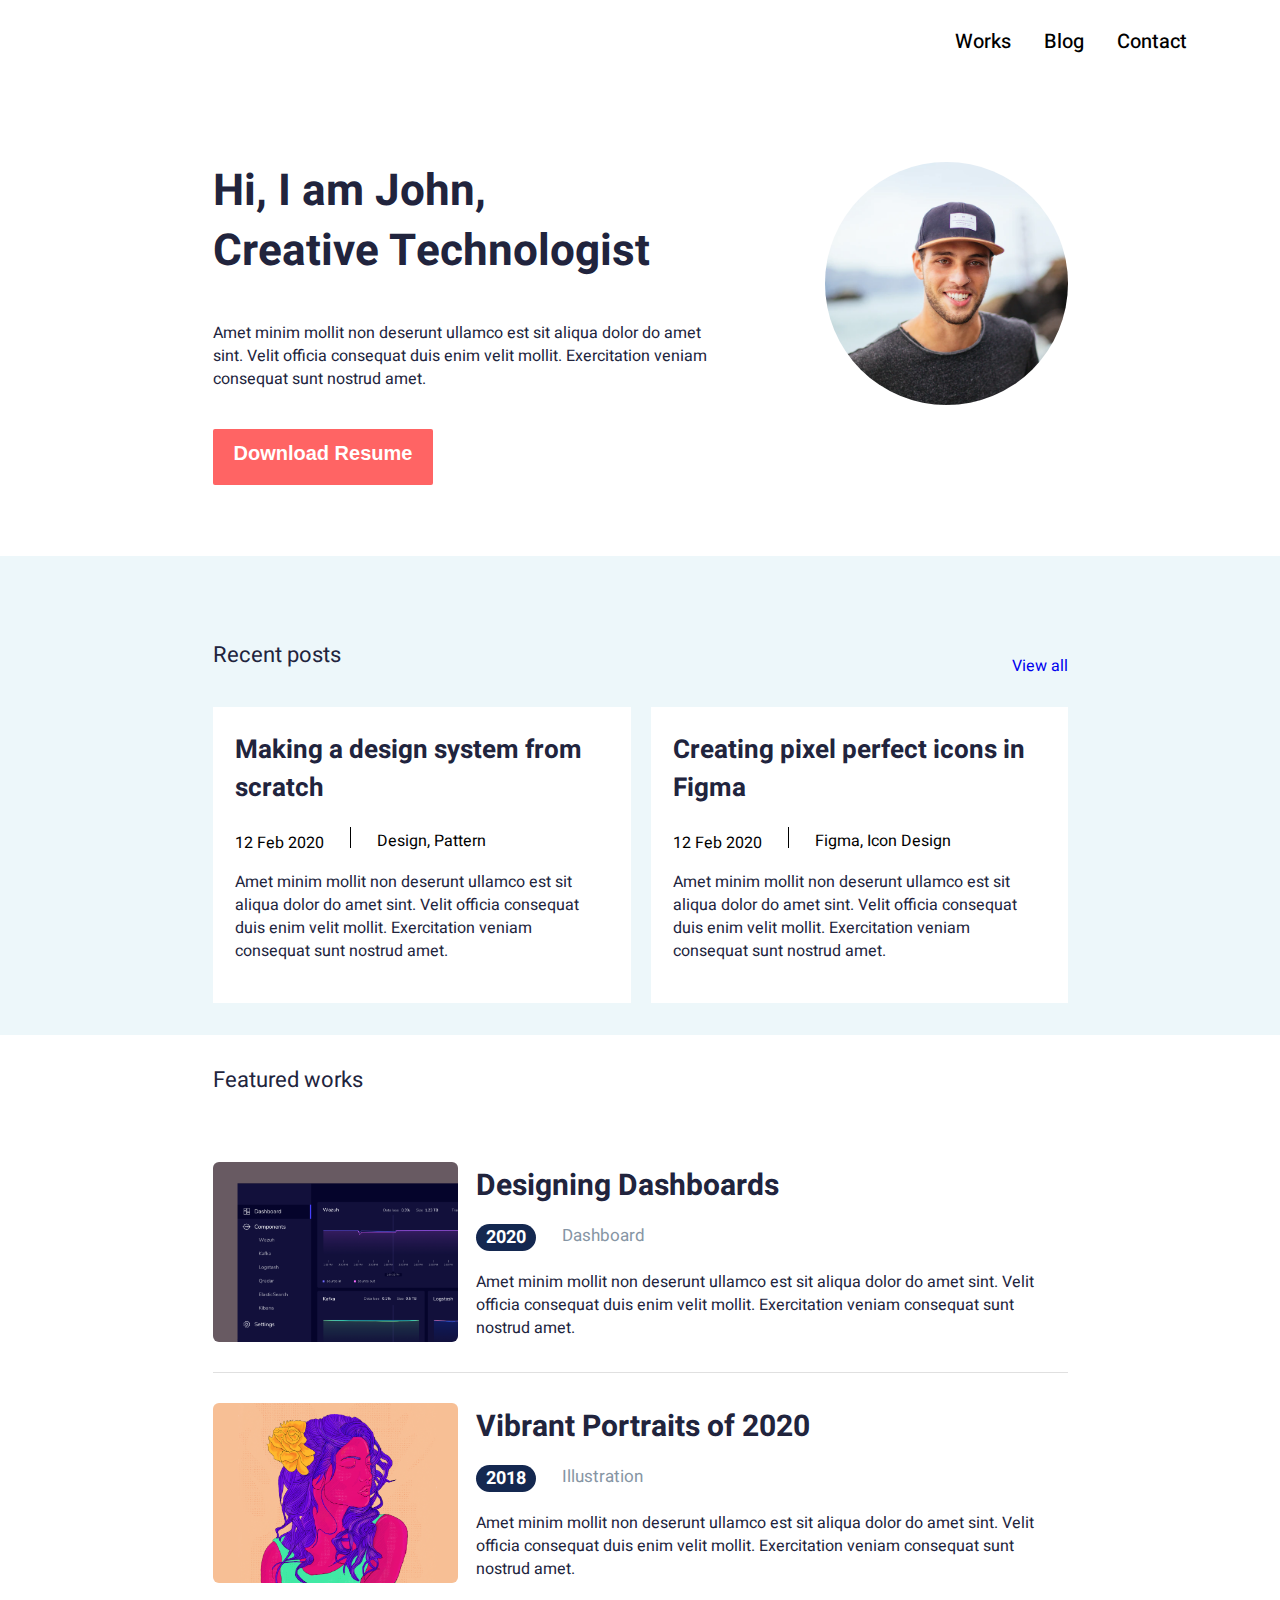
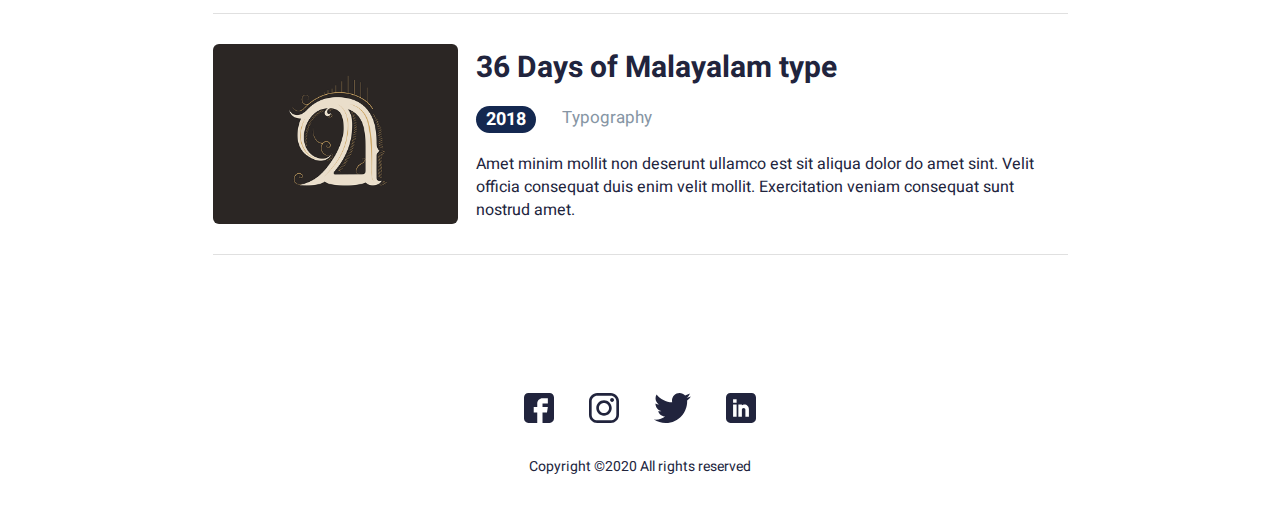
<file: index.html>
<!DOCTYPE html>
<html lang="en">
<head>
  <meta charset="UTF-8">
  <meta http-equiv="X-UA-Compatible" content="IE=edge">
  <meta name="viewport" content="width=device-width, initial-scale=1.0">
  <title>Home</title>
  <link rel="preconnect" href="https://fonts.gstatic.com">
  <link href="https://fonts.googleapis.com/css2?family=Heebo:wght@400;700&display=swap" rel="stylesheet">
  <link rel="stylesheet" href="css/style.css">
</head>
<body>
  <header class="header">
    <nav class="header-nav">
      <a target="_blank" href="works.html" class="header-nav__link">Works</a>
      <a target="_blank" href="blog.html" class="header-nav__link">Blog</a>
      <a target="_blank" href="#" class="header-nav__link">Contact</a>
    </nav>
  </header>
  <section class="hero">
    <div class="hero-container">
      <div class="hero-wrapper">
        <div class="hero-text">
          <h1 class="hero-text__title">Hi, I am John, <br>
          Creative Technologist</h1>
          <p class="hero-text__description">Amet minim mollit non deserunt ullamco est sit aliqua dolor do amet sint. Velit officia consequat duis enim velit
          mollit. Exercitation veniam consequat sunt nostrud amet.</p>
          <button class="hero-text__button">Download Resume</button>
        </div>
        <img src="img/hero-avatar.png" alt="John's Avatar" class="hero-avatar">
      </div>
    </div>
  </section>
  <section class="posts">
    <div class="posts-container">
      <div class="posts-top">
        <h4 class="posts-title">Recent posts</h4>
        <a target="_blank" href="blog.html" class="posts-link">View all</a>
      </div>
      <div class="post-cards">
        <div class="card">
          <div class="card-wrapper">
              <h3 class="card__title">Making a design system from scratch</h3>
              <div class="card-text">
                <div class="card-date">12 Feb 2020</div>
                <div class="card-platform">Design, Pattern</div>
              </div>
              <p class="card-description">Amet minim mollit non deserunt ullamco est sit aliqua dolor do amet sint. Velit officia
                consequat duis enim velit
                mollit. Exercitation veniam consequat sunt nostrud amet.</p>
          </div>
        </div>
        <div class="card">
          <div class="card-wrapper">
            <h3 class="card__title">Creating pixel perfect icons in Figma</h3>
            <div class="card-text">
              <div class="card-date">12 Feb 2020</div>
              <div class="card-platform">Figma, Icon Design</div>
            </div>
            <p class="card-description">Amet minim mollit non deserunt ullamco est sit aliqua dolor do amet sint. Velit officia
              consequat duis enim velit
              mollit. Exercitation veniam consequat sunt nostrud amet.</p>
          </div>
        </div>
      </div>
    </div>
  </section>
  <section class="works">
    <div class="works-container">
      <div class="works-main-title">Featured works</div>
      <div class="works-wrapper">
        <a target="_blank" href="works.html" class="works-card">
          <img src="img/works/works-1.png" alt="" class="works-img">
          <div class="works-text">
            <h3 class="works-title">Designing Dashboards</h3>
            <div class="works-dates">
              <div class="works-date">2020</div>
              <div class="works-feel">Dashboard</div>
            </div>
            <div class="works-description">Amet minim mollit non deserunt ullamco est sit aliqua dolor do amet sint. Velit officia consequat duis enim velit
            mollit. Exercitation veniam consequat sunt nostrud amet.</div>
          </div>
        </a>
        <a target="_blank" href="works.html" class="works-card">
          <img src="img/works/works-2.png" alt="" class="works-img">
          <div class="works-text">
            <h3 class="works-title">Vibrant Portraits of 2020</h3>
            <div class="works-dates">
              <div class="works-date">2018</div>
              <div class="works-feel">Illustration</div>
            </div>
            <div class="works-description">Amet minim mollit non deserunt ullamco est sit aliqua dolor do amet sint. Velit
              officia consequat duis enim velit
              mollit. Exercitation veniam consequat sunt nostrud amet.</div>
          </div>
        </a>
        <a target="_blank" href="works.html" class="works-card">
          <img src="img/works/works-3.png" alt="" class="works-img">
          <div class="works-text">
            <h3 class="works-title">36 Days of Malayalam type</h3>
            <div class="works-dates">
              <div class="works-date">2018</div>
              <div class="works-feel">Typography</div>
            </div>
            <div class="works-description">Amet minim mollit non deserunt ullamco est sit aliqua dolor do amet sint. Velit
              officia consequat duis enim velit
              mollit. Exercitation veniam consequat sunt nostrud amet.</div>
          </div>
        </a>
      </div>
    </div>
  </section>
  <footer class="footer">
    <div class="footer-social">
      <a href="#"><img src="img/footer-social/fb.svg" alt="" class="social-icon"></a>
      <a href="#"><img src="img/footer-social/insta.svg" alt="" class="social-icon"></a>
      <a href="#"><img src="img/footer-social/Vector.svg" alt="" class="social-icon"></a>
      <a href="#"><img src="img/footer-social/Linkedin.svg" alt="" class="social-icon"></a>
    </div>
    <div class="footer-copyright">Copyright ©2020 All rights reserved</div>
  </footer>
</body>
</html>
</file>
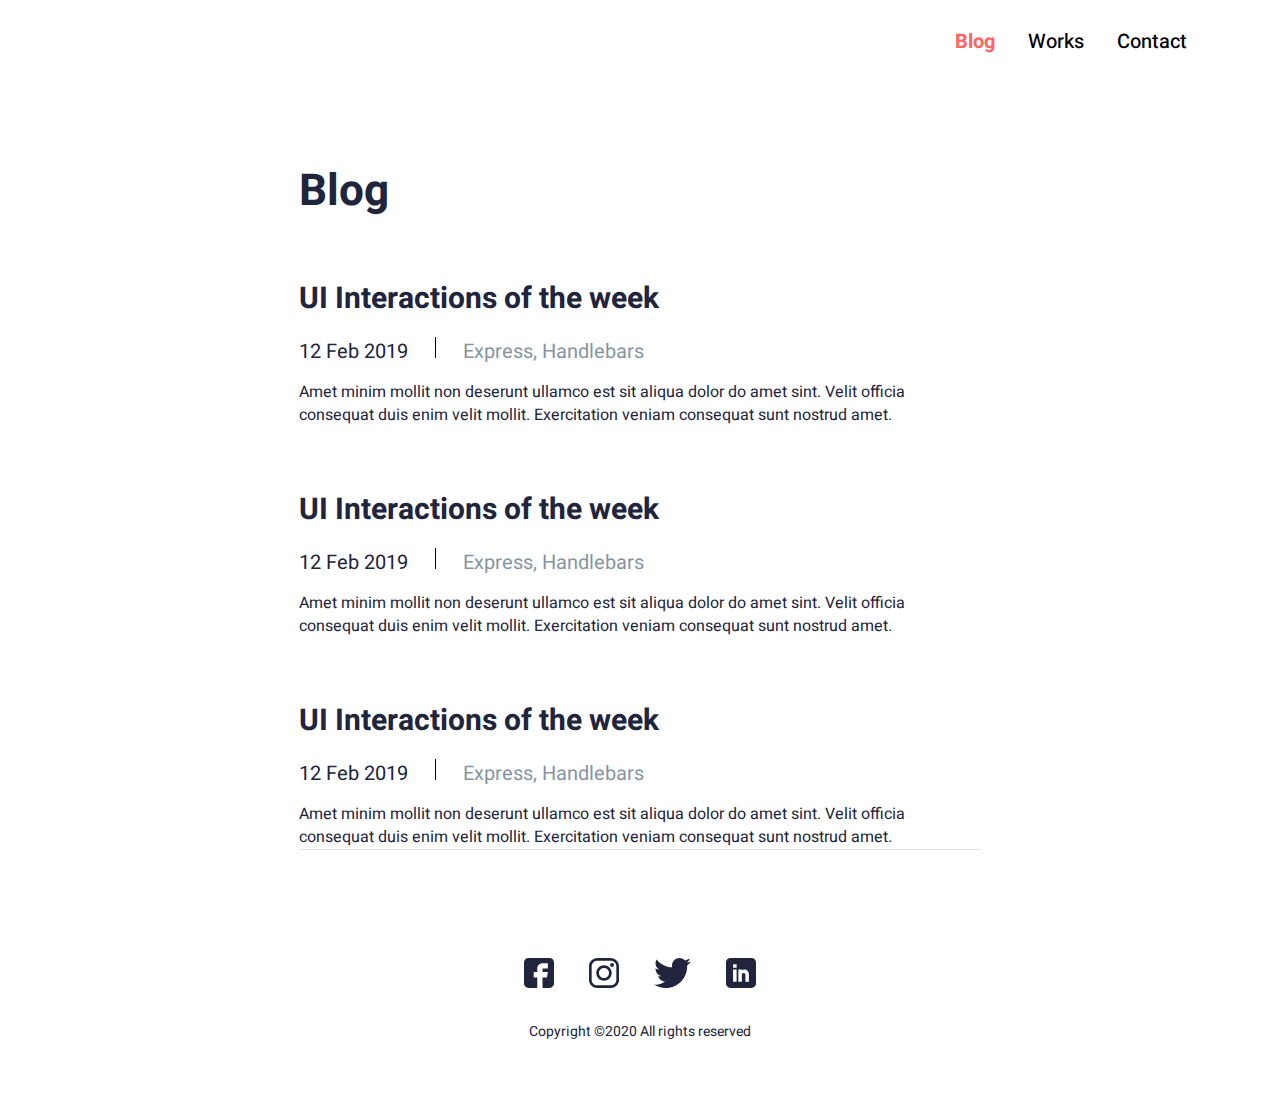
<file: blog.html>
<!DOCTYPE html>
<html lang="en">
<head>
  <meta charset="UTF-8">
  <meta http-equiv="X-UA-Compatible" content="IE=edge">
  <meta name="viewport" content="width=device-width, initial-scale=1.0">
  <title>Blogs</title>
  <link rel="preconnect" href="https://fonts.gstatic.com">
  <link href="https://fonts.googleapis.com/css2?family=Heebo:wght@400;700&display=swap" rel="stylesheet">
  <link rel="stylesheet" href="css/style.css">
  <link rel="stylesheet" href="css/media.css">
</head>
<body>
    <header class="header">
      <div class="header__burger">
        <span></span>
      </div>
      <nav class="header-nav">
        <a target="_blank" href="blog.html" class="header-nav__link active">Blog</a>
        <a target="_blank" href="works.html" class="header-nav__link">Works</a>
        <a target="_blank" href="#" class="header-nav__link">Contact</a>
      </nav>
    </header>
    <section class="blogs">
      <div class="blogs-container">
        <h1 class="blogs-title">Blog</h1>
        <div class="blog">
          <h2 class="blog-title">UI Interactions of the week</h2>
          <div class="blog-info">
            <div class="blog-date">12 Feb 2019</div>
            <div class="blog-hover">Express, Handlebars</div>
          </div>
          <div class="blog-description">Amet minim mollit non deserunt ullamco est sit aliqua dolor do amet sint. Velit officia consequat duis enim velit
          mollit. Exercitation veniam consequat sunt nostrud amet.</div>
        </div>
        <div class="blog">
          <h2 class="blog-title">UI Interactions of the week</h2>
          <div class="blog-info">
            <div class="blog-date">12 Feb 2019</div>
            <div class="blog-hover">Express, Handlebars</div>
          </div>
          <div class="blog-description">Amet minim mollit non deserunt ullamco est sit aliqua dolor do amet sint. Velit officia
            consequat duis enim velit
            mollit. Exercitation veniam consequat sunt nostrud amet.</div>
        </div>
        <div class="blog">
          <h2 class="blog-title">UI Interactions of the week</h2>
          <div class="blog-info">
            <div class="blog-date">12 Feb 2019</div>
            <div class="blog-hover">Express, Handlebars</div>
          </div>
          <div class="blog-description">Amet minim mollit non deserunt ullamco est sit aliqua dolor do amet sint. Velit officia
            consequat duis enim velit
            mollit. Exercitation veniam consequat sunt nostrud amet.</div>
        </div>
      </div>
    </section>
    <footer class="footer">
      <div class="footer-social">
        <a href="#"><img src="img/footer-social/fb.svg" alt="" class="social-icon"></a>
        <a href="#"><img src="img/footer-social/insta.svg" alt="" class="social-icon"></a>
        <a href="#"><img src="img/footer-social/Vector.svg" alt="" class="social-icon"></a>
        <a href="#"><img src="img/footer-social/Linkedin.svg" alt="" class="social-icon"></a>
      </div>
      <div class="footer-copyright">Copyright ©2020 All rights reserved</div>
    </footer>
</body>
</html>
</file>
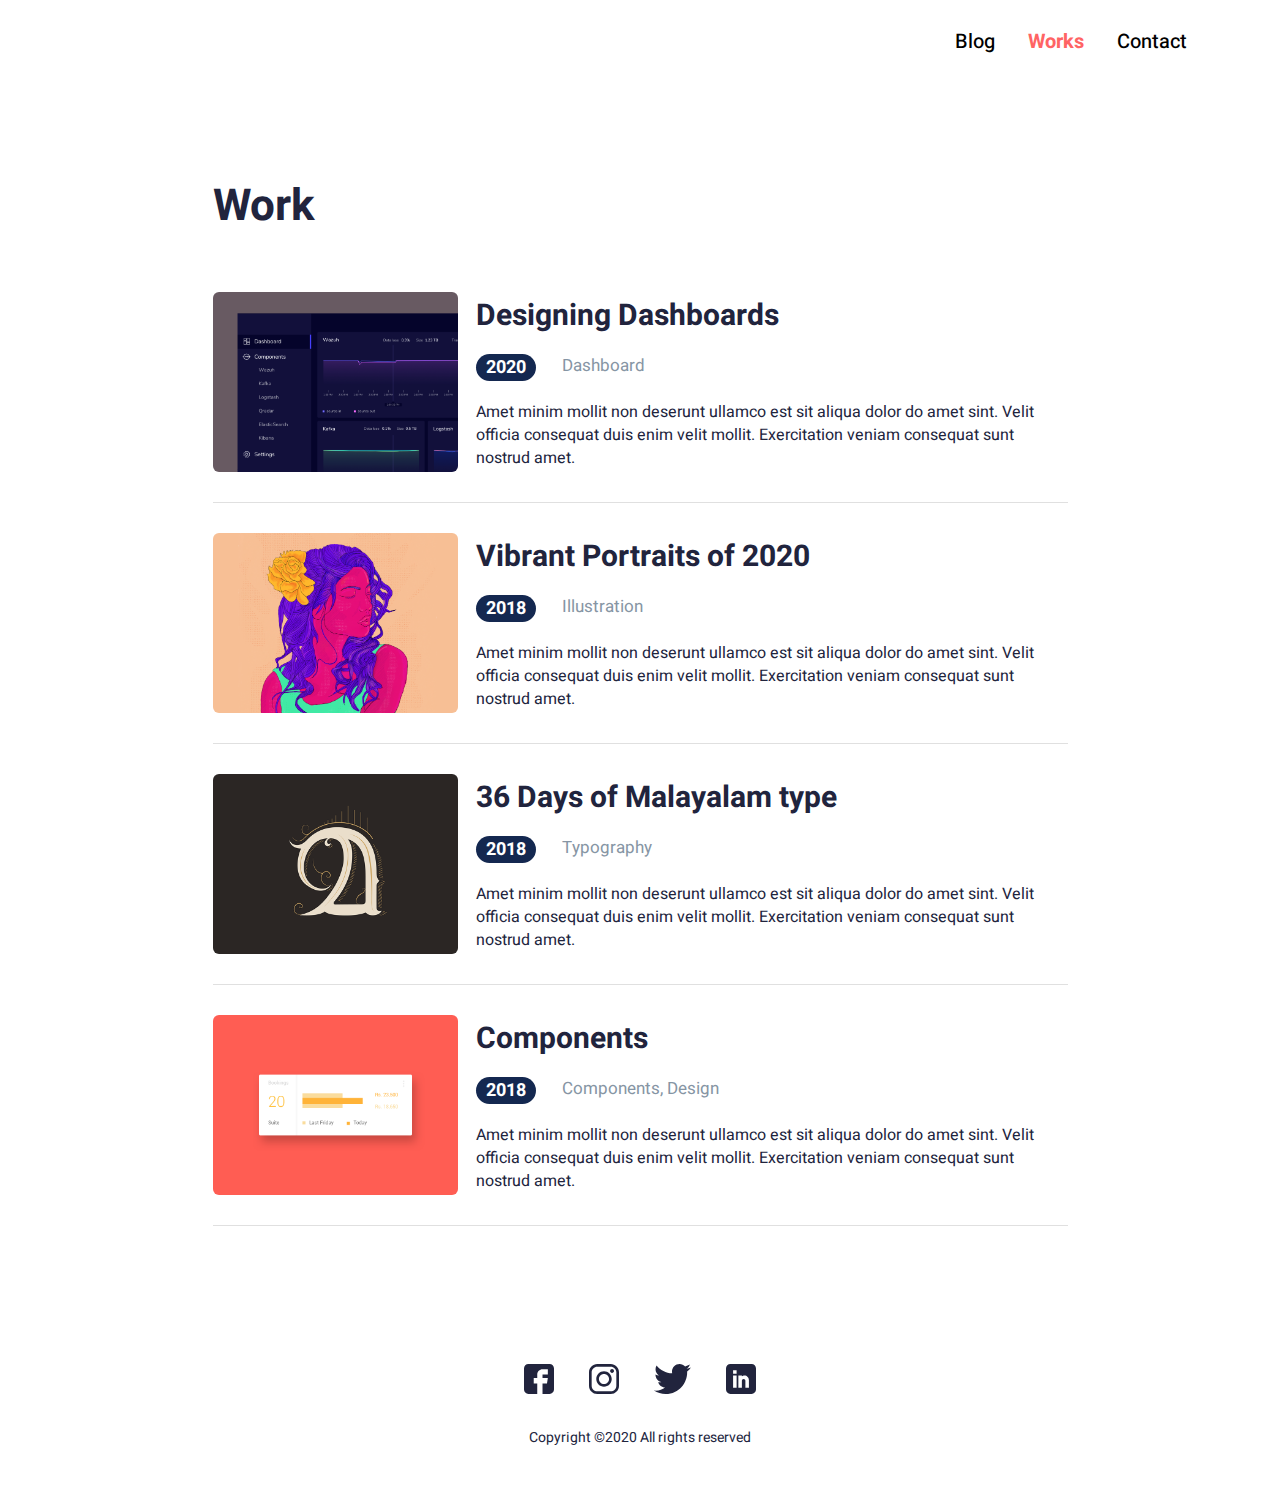
<file: works.html>
<!DOCTYPE html>
<html lang="en">
<head>
  <meta charset="UTF-8">
  <meta http-equiv="X-UA-Compatible" content="IE=edge">
  <meta name="viewport" content="width=device-width, initial-scale=1.0">
  <title>Works</title>
    <link rel="preconnect" href="https://fonts.gstatic.com">
    <link href="https://fonts.googleapis.com/css2?family=Heebo:wght@400;700&display=swap" rel="stylesheet">
    <link rel="stylesheet" href="css/style.css">
    <link rel="stylesheet" href="css/media.css">
</head>
<body>
    <header class="header">
      <div class="header__burger">
        <span></span>
      </div>
      <nav class="header-nav">
        <a target="_blank" href="blog.html" class="header-nav__link">Blog</a>
        <a target="_blank" href="works.html" class="header-nav__link active">Works</a>
        <a target="_blank" href="#" class="header-nav__link">Contact</a>
      </nav>
    </header>
  <section class="works">
    <div class="works-container">
      <h1 class="works-large-title">Work</h1>
      <div class="works-wrapper">
        <a target="_blank" href="works.html" class="works-card">
          <img src="img/works/works-1.png" alt="" class="works-img">
          <div class="works-text">
            <h3 class="works-title">Designing Dashboards</h3>
            <div class="works-dates">
              <div class="works-date">2020</div>
              <div class="works-feel">Dashboard</div>
            </div>
            <div class="works-description">Amet minim mollit non deserunt ullamco est sit aliqua dolor do amet sint. Velit
              officia consequat duis enim velit
              mollit. Exercitation veniam consequat sunt nostrud amet.</div>
          </div>
        </a>
        <a target="_blank" href="works.html" class="works-card works-card--2">
          <img src="img/works/works-2.png" alt="" class="works-img">
          <div class="works-text">
            <h3 class="works-title">Vibrant Portraits of 2020</h3>
            <div class="works-dates">
              <div class="works-date">2018</div>
              <div class="works-feel">Illustration</div>
            </div>
            <div class="works-description">Amet minim mollit non deserunt ullamco est sit aliqua dolor do amet sint. Velit
              officia consequat duis enim velit
              mollit. Exercitation veniam consequat sunt nostrud amet.</div>
          </div>
        </a>
        <a target="_blank" href="works.html" class="works-card works-card--3">
          <img src="img/works/works-3.png" alt="" class="works-img">
          <div class="works-text">
            <h3 class="works-title">36 Days of Malayalam type</h3>
            <div class="works-dates">
              <div class="works-date">2018</div>
              <div class="works-feel">Typography</div>
            </div>
            <div class="works-description">Amet minim mollit non deserunt ullamco est sit aliqua dolor do amet sint. Velit
              officia consequat duis enim velit
              mollit. Exercitation veniam consequat sunt nostrud amet.</div>
          </div>
        </a>
        <a target="_blank" href="works.html" class="works-card works-card--4">
          <img src="img/works/works-4.png" alt="" class="works-img">
          <div class="works-text">
            <h3 class="works-title">Components</h3>
            <div class="works-dates">
              <div class="works-date">2018</div>
              <div class="works-feel">Components, Design</div>
            </div>
            <div class="works-description">Amet minim mollit non deserunt ullamco est sit aliqua dolor do amet sint. Velit
              officia consequat duis enim velit
              mollit. Exercitation veniam consequat sunt nostrud amet.</div>
          </div>
        </a>
        <a target="_blank" href="works.html" class="works-card works-card--5">
          <img src="img/works/works-5.png" alt="" class="works-img">
          <div class="works-text">
            <h3 class="works-title">Designing Landing pages</h3>
            <div class="works-dates">
              <div class="works-date">2020</div>
              <div class="works-feel">Website</div>
            </div>
            <div class="works-description">Amet minim mollit non deserunt ullamco est sit aliqua dolor do amet sint. Velit
              officia consequat duis enim velit
              mollit. Exercitation veniam consequat sunt nostrud amet.</div>
          </div>
        </a>
      </div>
    </div>
  </section>
  <footer class="footer">
    <div class="footer-social">
      <a href="#"><img src="img/footer-social/fb.svg" alt="" class="social-icon"></a>
      <a href="#"><img src="img/footer-social/insta.svg" alt="" class="social-icon"></a>
      <a href="#"><img src="img/footer-social/Vector.svg" alt="" class="social-icon"></a>
      <a href="#"><img src="img/footer-social/Linkedin.svg" alt="" class="social-icon"></a>
    </div>
    <div class="footer-copyright">Copyright ©2020 All rights reserved</div>
  </footer>
</body>
</html>
</file>
<file: css/style.css>
* {
  box-sizing: border-box;
}
body {
  font-family: "Heebo", sans-serif;
  margin: 0;
  padding: 0;
}
a {
  text-decoration: none;
}
.header {
  padding-top: 27px;
  padding-bottom: 106px;
  padding-right: 60px;
}
.header-nav {
  display: flex;
  justify-content: flex-end;
}
.header-nav__link {
  margin-right: 33px;
  font-style: normal;
  font-weight: 500;
  font-size: 20px;
  line-height: 29px;
  color: #000000;
}
.hero {
  padding-bottom: 71px;
  padding-top: 0;
}
.hero-container,
.posts-container,
.works-container {
  max-width: 855px;
  margin: auto;
  width: 90%;
}
.hero-wrapper {
  display: flex;
}
.hero-text {
  margin-right: 115px;
}
.hero-text__title {
  font-style: normal;
  font-weight: bold;
  font-size: 44px;
  line-height: 60px;
  color: #21243d;
  margin-top: 0;
  margin-bottom: 40px;
}
.hero-text__description {
  max-width: 497px;
  margin-bottom: 38px;
  font-style: normal;
  font-weight: normal;
  font-size: 16px;
  line-height: 23px;
  color: #21243d;
}
.hero-text__button {
  background: #ff6464;
  border-radius: 2px;
  border: none;
  padding: 10px 21px 17px;
  font-style: normal;
  font-weight: 700;
  font-size: 20px;
  line-height: 29px;
  color: #ffffff;
  cursor: pointer;
}
.hero-avatar {
  width: 243px;
  height: 243px;
  border-radius: 50%;
  object-fit: cover;
}
.posts {
  padding-top: 69px;
  padding-bottom: 32px;
  background: #edf7fa;
}
.posts-top {
  display: flex;
  align-items: center;
  justify-content: space-between;
}
.posts-title {
  font-style: normal;
  font-weight: normal;
  font-size: 22px;
  line-height: 60px;
  color: #21243d;
  margin-top: 0;
  margin-bottom: 22px;
}
.post-cards {
  display: flex;
}
.post-link {
  font-style: normal;
  font-weight: normal;
  font-size: 16px;
  line-height: 23px;
  color: #00a8cc;
}
.card {
  background-color: #fff;
  max-width: 418px;
  min-height: 205px;
}
.card:first-child {
  margin-right: 20px;
}
.card-wrapper {
  padding: 24px 22px;
}
.card__title {
  font-style: normal;
  font-weight: bold;
  font-size: 26px;
  line-height: 38px;
  color: #21243d;
  margin-bottom: 20px;
  margin-top: 0;
}
.card-description {
  max-width: 368px;
  font-style: normal;
  font-weight: normal;
  font-size: 16px;
  line-height: 23px;
  color: #21243d;
}
.card-date::after {
  content: "";
  height: 21px;
  width: 1px;
  background-color: #000;
  margin-right: 26px;
  margin-left: 26px;
  display: inline-block;
}
.card-text {
  display: flex;
  align-items: center;
}
.works {
  padding-top: 15px;
  padding-bottom: 83px;
}
.works-main-title {
  font-style: normal;
  font-weight: normal;
  font-size: 22px;
  line-height: 60px;
  color: #21243d;
  margin-top: 0;
  margin-bottom: 22px;
}
.works-text {
  margin-left: 18px;
}
.works-img {
  width: 246px;
  height: 180px;
  object-fit: cover;
  border-radius: 6px;
}
.works-title {
  font-style: normal;
  font-weight: bold;
  font-size: 30px;
  line-height: 44px;
  color: #21243d;
  margin-top: 0;
  margin-bottom: 16px;
}
.works-card {
  display: flex;
  align-items: center;
  border-bottom: 1px solid #e0e0e0;
  padding: 30px 0;
}
.works-dates {
  display: flex;
  margin-bottom: 20px;
}
.works-date {
  margin-right: 26px;
  font-style: normal;
  font-weight: 700;
  font-size: 18px;
  line-height: 1.5;
  color: #ffffff;
  background: #142850;
  border-radius: 16px;
  padding: 0 10px;
}
.works-feel {
  font-style: normal;
  font-weight: normal;
  font-size: 17px;
  line-height: 1.4;
  color: #8695a4;
}
.works-description {
  font-style: normal;
  font-weight: normal;
  font-size: 16px;
  line-height: 23px;
  color: #21243d;
  max-width: 594px;
}
.footer {
  padding: 55px 0;
  text-align: center;
}
.footer-social {
  display: flex;
  align-items: center;
  justify-content: center;
  margin-bottom: 26px;
  margin-left: 35px;
}
.social-icon {
  margin-right: 35px;
}
.footer-copyright {
  font-style: normal;
  font-weight: normal;
  font-size: 14px;
  line-height: 21px;
  color: #21243d;
}
.header__burger {
  display: none;
}
.active {
  color: #ff6464;
  font-weight: 700;
}
.blogs {
  padding-bottom: 53px;
}
.blogs-container {
  max-width: 682px;
  margin: auto;
  border-bottom: 1px solid #e0e0e0;
  width: 95%;
}
.blogs-title {
  font-style: normal;
  font-weight: bold;
  font-size: 44px;
  line-height: 60px;
  color: #21243d;
  margin-bottom: 55px;
  margin-top: 0;
}
.blog {
  margin-bottom: 61px;
}
.blog-title {
  margin-top: 0;
  font-style: normal;
  font-weight: 700;
  font-size: 30px;
  line-height: 44px;
  color: #21243d;
  margin-bottom: 16px;
}
.blog-info {
  display: flex;
  align-items: center;
  margin-bottom: 15px;
  margin-top: 0;
}
.blog-date {
  font-style: normal;
  font-weight: normal;
  font-size: 20px;
  line-height: 29px;
  color: #21243d;
}
.blog-date::after {
  content: "";
  width: 1px;
  height: 21px;
  display: inline-block;
  background-color: #000;
  margin: 0 27px;
}
.blog-hover {
  font-style: normal;
  font-weight: normal;
  font-size: 20px;
  line-height: 29px;
  color: #8695a4;
}
.blog-description {
  font-style: normal;
  font-weight: normal;
  font-size: 16px;
  line-height: 23px;
  color: #21243d;
  max-width: 682px;
  margin-bottom: 29px;
}
.blog-description:last-child,
.blog:last-child {
  margin-bottom: 0;
}
.works-large-title {
  font-style: normal;
  font-weight: 700;
  font-size: 44px;
  line-height: 60px;
  color: #21243d;
  margin-bottom: 25px;
  margin-top: 0;
}
.works-card--5 {
  display: none;
}
</file>
<file: css/media.css>
@media (max-width: 978px) {
  .hero-wrapper {
    flex-direction: column-reverse;
    justify-content: center;
    align-items: center;
    text-align: center;
  }
  .hero-text {
    margin-right: 0;
  }
  .hero-avatar {
    margin-bottom: 35px;
  }
}
@media (max-width: 768px) {
  .header {
    padding-top: 30px;
    padding-bottom: 80px;
    padding-right: 30px;
  }
  .header-nav {
    display: none;
  }

  .header__burger {
    position: relative;
    display: block;
    width: 30px;
    height: 20px;
    cursor: pointer;
    margin-left: auto;
  }
  .header__burger span {
    position: absolute;
    left: 0;
    background-color: #000;
    width: 100%;
    height: 2px;
    top: 9px;
  }
  .header__burger::before,
  .header__burger::after {
    content: "";
    background-color: #000;
    position: absolute;
    width: 100%;
    height: 2px;
  }
  .header__burger::before {
    top: 0;
  }
  .header__burger::after {
    bottom: 0;
  }
  .card,
  .card:first-child {
    margin-right: 0;
  }
  .post-cards {
    flex-direction: column;
  }
  .card {
    margin-bottom: 25px;
  }
  .posts-link {
    display: none;
  }
  .posts-top {
    justify-content: flex-start;
  }
  .works-card {
    flex-direction: column;
    align-items: flex-start;
  }
  .works-text {
    margin-left: 0;
  }
  .works-img {
    margin-bottom: 17px;
    max-width: 100%;
  }
}
@media (max-width: 475px) {
  .hero-text__title {
    font-size: 32px;
    margin-bottom: 20px;
    line-height: 40px;
  }
  .hero-text__description {
    margin-top: 0;
    margin-bottom: 25px;
  }
  .card-date::after {
    display: none;
  }
  .card-wrapper {
    padding: 12px 8px 22px 19px;
  }
  .card-date,
  .card-platform {
    font-size: 16px;
  }
  .card-date {
    margin-right: 25px;
  }
  .card__title {
    font-size: 22px;
  }
  .posts-top {
    justify-content: center;
  }
  .works-main-title {
    text-align: center;
  }
  .works-description {
    max-width: 327px;
  }
  .works-title {
    font-size: 24px;
    margin-bottom: 16px;
  }
  .works-img {
    width: 339px;
  }
  .works-card--2,
  .works-card--3,
  .works-card--4 {
    display: none;
  }
  .works-card--5 {
    display: block;
  }
  .blogs-title {
    margin-bottom: 18px;
    font-size: 30px;
    line-height: 60px;
  }
  .blog-title {
    font-size: 26px;
    line-height: 38px;
    margin-bottom: 5px;
  }
  .blog-date,
  .blog-hover {
    font-size: 16px;
    line-height: 23px;
    margin-bottom: 17px;
    max-width: 339px;
  }
  .blog-date::after {
    display: none;
  }
  .blog-date {
    margin-right: 27px;
  }
}
</file>
